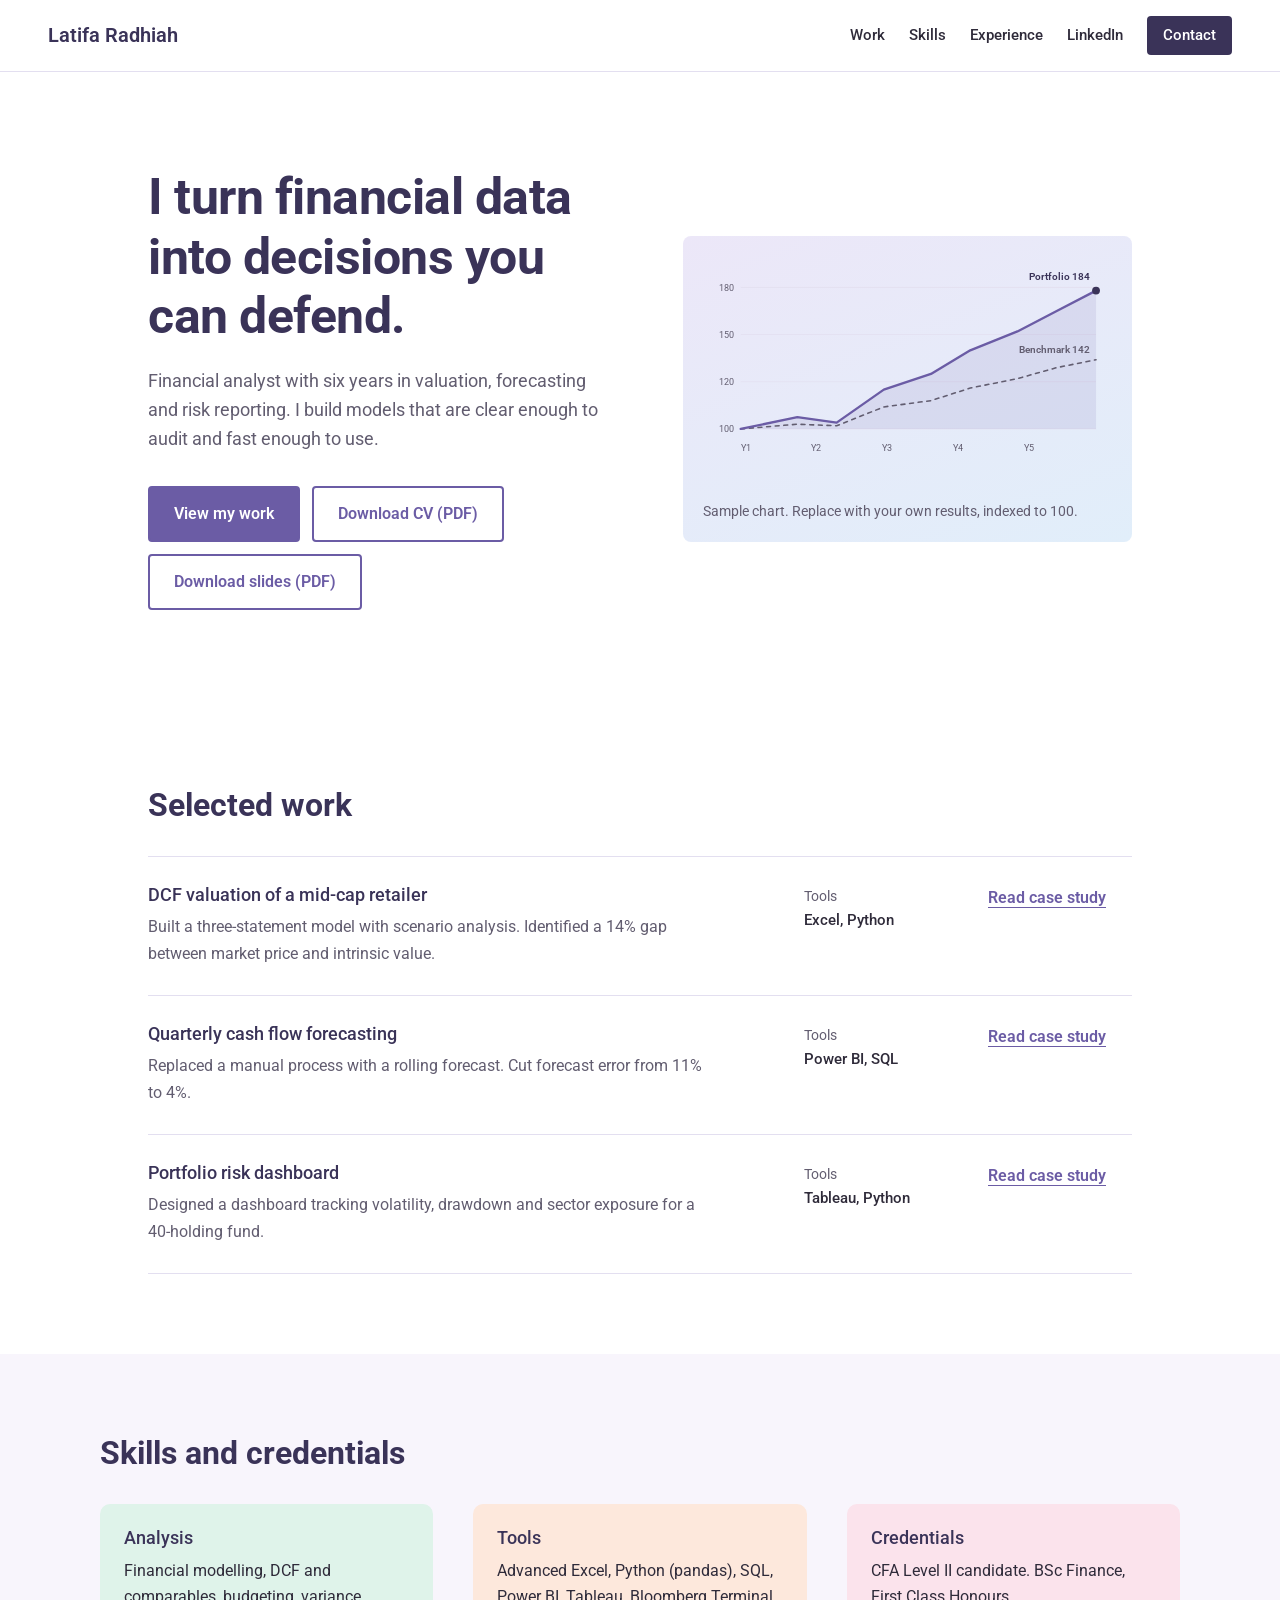
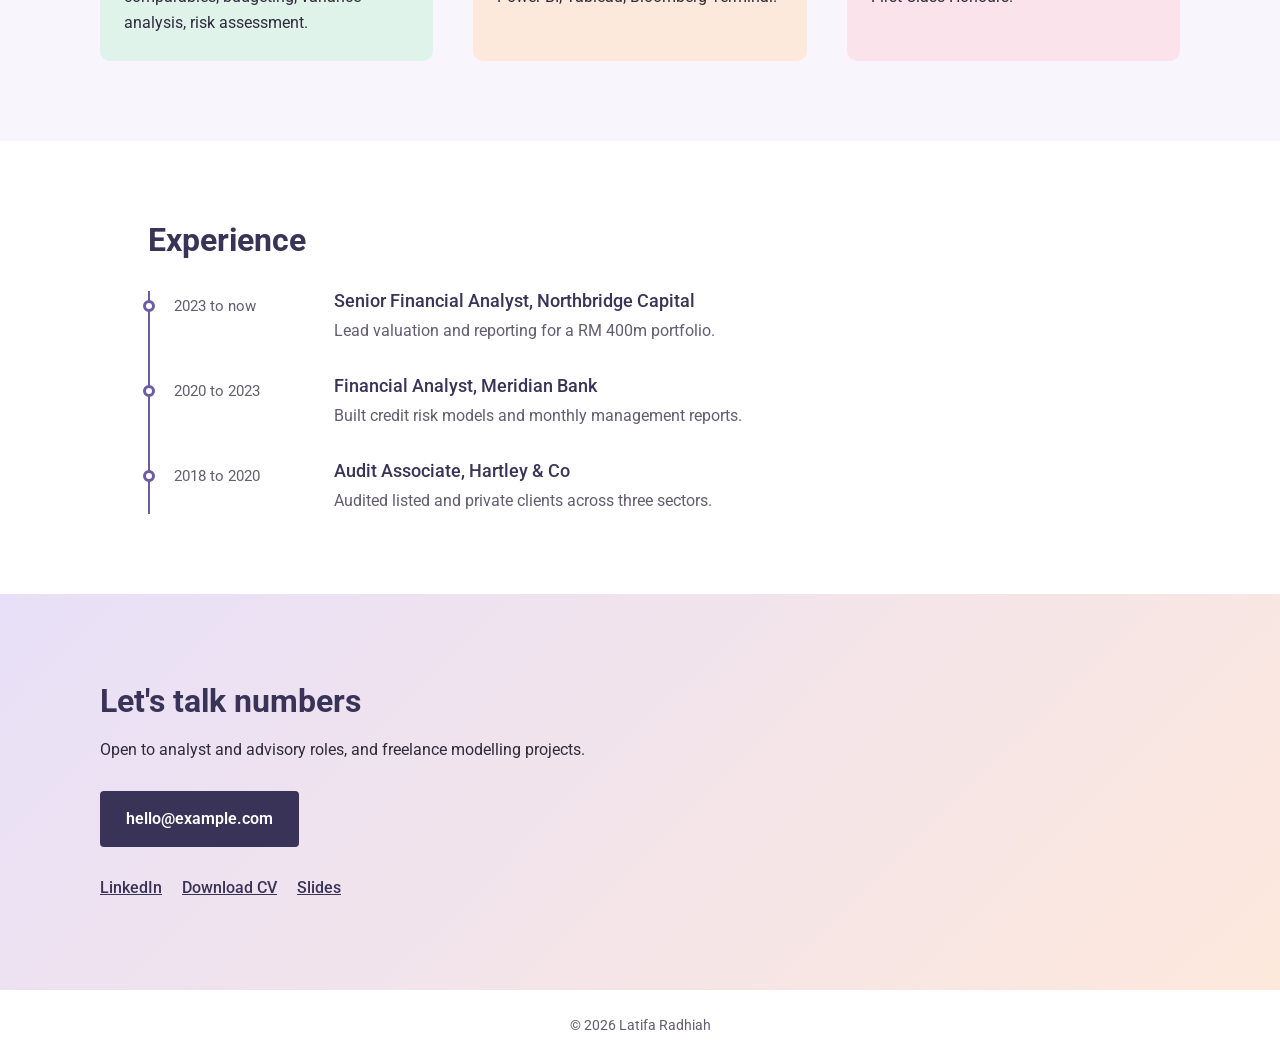
<file: index.html>
<!DOCTYPE html>
<html lang="en">
<head>
  <meta charset="UTF-8">
  <meta name="viewport" content="width=device-width, initial-scale=1">
  <title>Latifa Radhiah | Financial Analyst</title>
  <meta name="description" content="Portfolio of Latifa Radhiah, financial analyst specialising in valuation, forecasting and risk.">
  <link rel="preconnect" href="https://fonts.googleapis.com">
  <link rel="preconnect" href="https://fonts.gstatic.com" crossorigin>
  <link href="https://fonts.googleapis.com/css2?family=Roboto:wght@400;500;700&display=swap" rel="stylesheet">
  <link rel="stylesheet" href="style.css">
</head>
<body>

<header class="site-header">
  <a class="brand" href="#top">Latifa Radhiah</a>
  <nav aria-label="Main">
    <a href="#work">Work</a>
    <a href="#skills">Skills</a>
    <a href="#experience">Experience</a>
    <a href="https://www.linkedin.com/in/latifa-radhiah/" target="_blank" rel="noopener">LinkedIn</a>
    <a class="btn-small" href="#contact">Contact</a>
  </nav>
</header>

<main id="top">

  <!-- HERO -->
  <section class="hero">
    <div class="hero-text">
      <h1>I turn financial data into decisions you can defend.</h1>
      <p>Financial analyst with six years in valuation, forecasting and risk reporting. I build models that are clear enough to audit and fast enough to use.</p>
      <div class="actions">
        <a class="btn" href="#work">View my work</a>
        <a class="btn btn-ghost" href="resume.pdf" download="Latifa-Radhiah-CV.pdf">Download CV (PDF)</a>
        <a class="btn btn-ghost" href="slides.pdf" download="Latifa-Radhiah-Slides.pdf">Download slides (PDF)</a>
      </div>
    </div>

    <figure class="chart">
      <svg viewBox="0 0 520 300" role="img" aria-labelledby="chart-title chart-desc">
        <title id="chart-title">Sample portfolio growth</title>
        <desc id="chart-desc">Line chart showing a portfolio indexed to 100 rising to 184 over five years, ahead of a benchmark at 142.</desc>
        <g class="grid">
          <line x1="48" y1="40" x2="500" y2="40"/>
          <line x1="48" y1="100" x2="500" y2="100"/>
          <line x1="48" y1="160" x2="500" y2="160"/>
          <line x1="48" y1="220" x2="500" y2="220"/>
        </g>
        <g class="axis">
          <text x="40" y="44" text-anchor="end">180</text>
          <text x="40" y="104" text-anchor="end">150</text>
          <text x="40" y="164" text-anchor="end">120</text>
          <text x="40" y="224" text-anchor="end">100</text>
          <text x="48" y="248">Y1</text><text x="138" y="248">Y2</text>
          <text x="228" y="248">Y3</text><text x="318" y="248">Y4</text>
          <text x="408" y="248">Y5</text>
        </g>
        <path class="area" d="M48 220 L120 205 L170 212 L230 170 L290 150 L340 120 L400 96 L450 70 L500 44 L500 220 Z"/>
        <path class="line bench" d="M48 220 L120 214 L170 216 L230 192 L290 184 L340 168 L400 156 L450 142 L500 132"/>
        <path class="line main" d="M48 220 L120 205 L170 212 L230 170 L290 150 L340 120 L400 96 L450 70 L500 44"/>
        <circle class="dot" cx="500" cy="44" r="5"/>
        <text class="label main-label" x="492" y="30" text-anchor="end">Portfolio 184</text>
        <text class="label bench-label" x="492" y="124" text-anchor="end">Benchmark 142</text>
      </svg>
      <figcaption>Sample chart. Replace with your own results, indexed to 100.</figcaption>
    </figure>
  </section>

  <!-- WORK -->
  <section id="work" class="section">
    <h2>Selected work</h2>
    <ul class="work-list">
      <li>
        <div>
          <h3>DCF valuation of a mid-cap retailer</h3>
          <p>Built a three-statement model with scenario analysis. Identified a 14% gap between market price and intrinsic value.</p>
        </div>
        <dl><dt>Tools</dt><dd>Excel, Python</dd></dl>
        <a href="#" class="link">Read case study</a>
      </li>
      <li>
        <div>
          <h3>Quarterly cash flow forecasting</h3>
          <p>Replaced a manual process with a rolling forecast. Cut forecast error from 11% to 4%.</p>
        </div>
        <dl><dt>Tools</dt><dd>Power BI, SQL</dd></dl>
        <a href="#" class="link">Read case study</a>
      </li>
      <li>
        <div>
          <h3>Portfolio risk dashboard</h3>
          <p>Designed a dashboard tracking volatility, drawdown and sector exposure for a 40-holding fund.</p>
        </div>
        <dl><dt>Tools</dt><dd>Tableau, Python</dd></dl>
        <a href="#" class="link">Read case study</a>
      </li>
    </ul>
  </section>

  <!-- SKILLS -->
  <section id="skills" class="section tinted">
    <div class="inner">
      <h2>Skills and credentials</h2>
      <div class="skills-grid">
        <div>
          <h3>Analysis</h3>
          <p>Financial modelling, DCF and comparables, budgeting, variance analysis, risk assessment.</p>
        </div>
        <div>
          <h3>Tools</h3>
          <p>Advanced Excel, Python (pandas), SQL, Power BI, Tableau, Bloomberg Terminal.</p>
        </div>
        <div>
          <h3>Credentials</h3>
          <p>CFA Level II candidate. BSc Finance, First Class Honours.</p>
        </div>
      </div>
    </div>
  </section>

  <!-- EXPERIENCE -->
  <section id="experience" class="section">
    <h2>Experience</h2>
    <ol class="timeline">
      <li>
        <span class="when">2023 to now</span>
        <div>
          <h3>Senior Financial Analyst, Northbridge Capital</h3>
          <p>Lead valuation and reporting for a RM 400m portfolio.</p>
        </div>
      </li>
      <li>
        <span class="when">2020 to 2023</span>
        <div>
          <h3>Financial Analyst, Meridian Bank</h3>
          <p>Built credit risk models and monthly management reports.</p>
        </div>
      </li>
      <li>
        <span class="when">2018 to 2020</span>
        <div>
          <h3>Audit Associate, Hartley &amp; Co</h3>
          <p>Audited listed and private clients across three sectors.</p>
        </div>
      </li>
    </ol>
  </section>

  <!-- CONTACT -->
  <section id="contact" class="contact">
    <div class="inner">
      <h2>Let's talk numbers</h2>
      <p>Open to analyst and advisory roles, and freelance modelling projects.</p>
      <a class="btn btn-light" href="mailto:hello@example.com">hello@example.com</a>
      <p class="social"><a href="https://www.linkedin.com/in/latifa-radhiah/" target="_blank" rel="noopener">LinkedIn</a> <a href="resume.pdf" download="Latifa-Radhiah-CV.pdf">Download CV</a> <a href="slides.pdf" download="Latifa-Radhiah-Slides.pdf">Slides</a></p>
    </div>
  </section>
</main>

<footer class="site-footer">
  <p>&copy; 2026 Latifa Radhiah</p>
</footer>

</body>
</html>
</file>
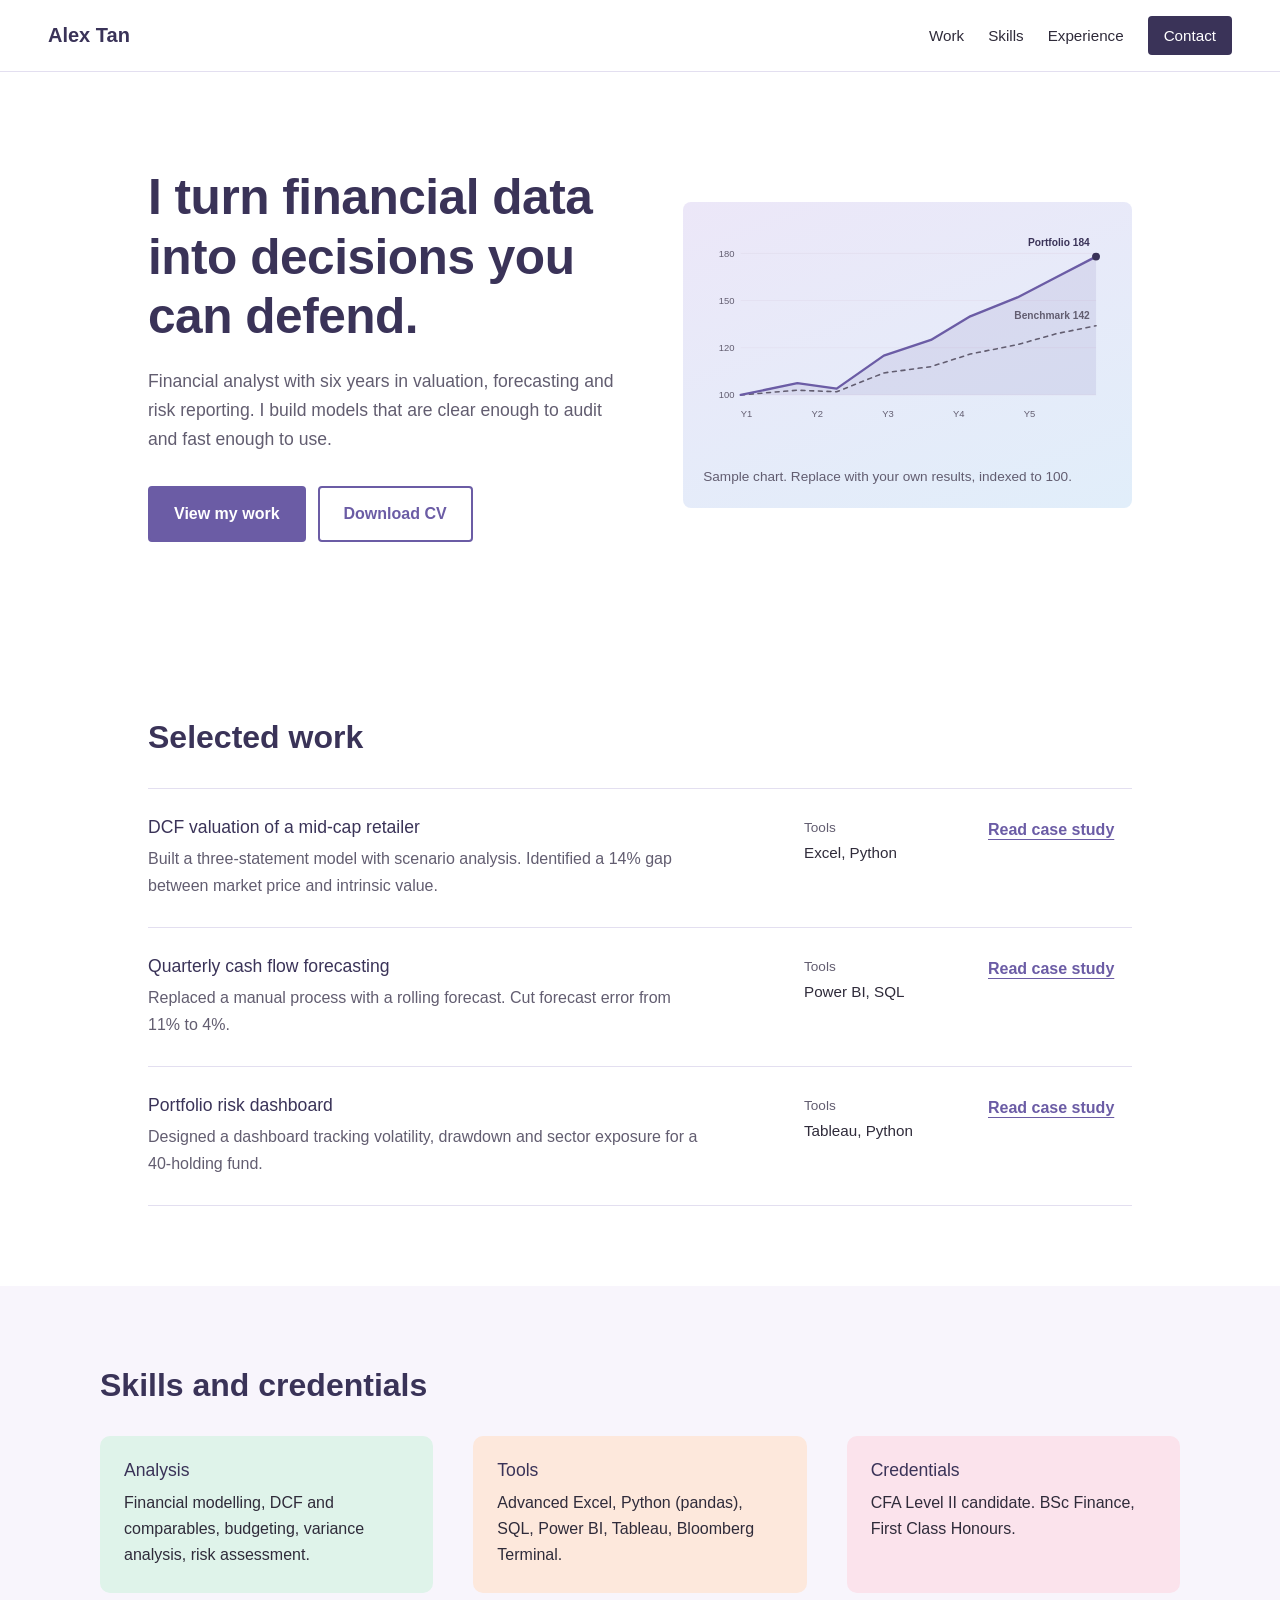
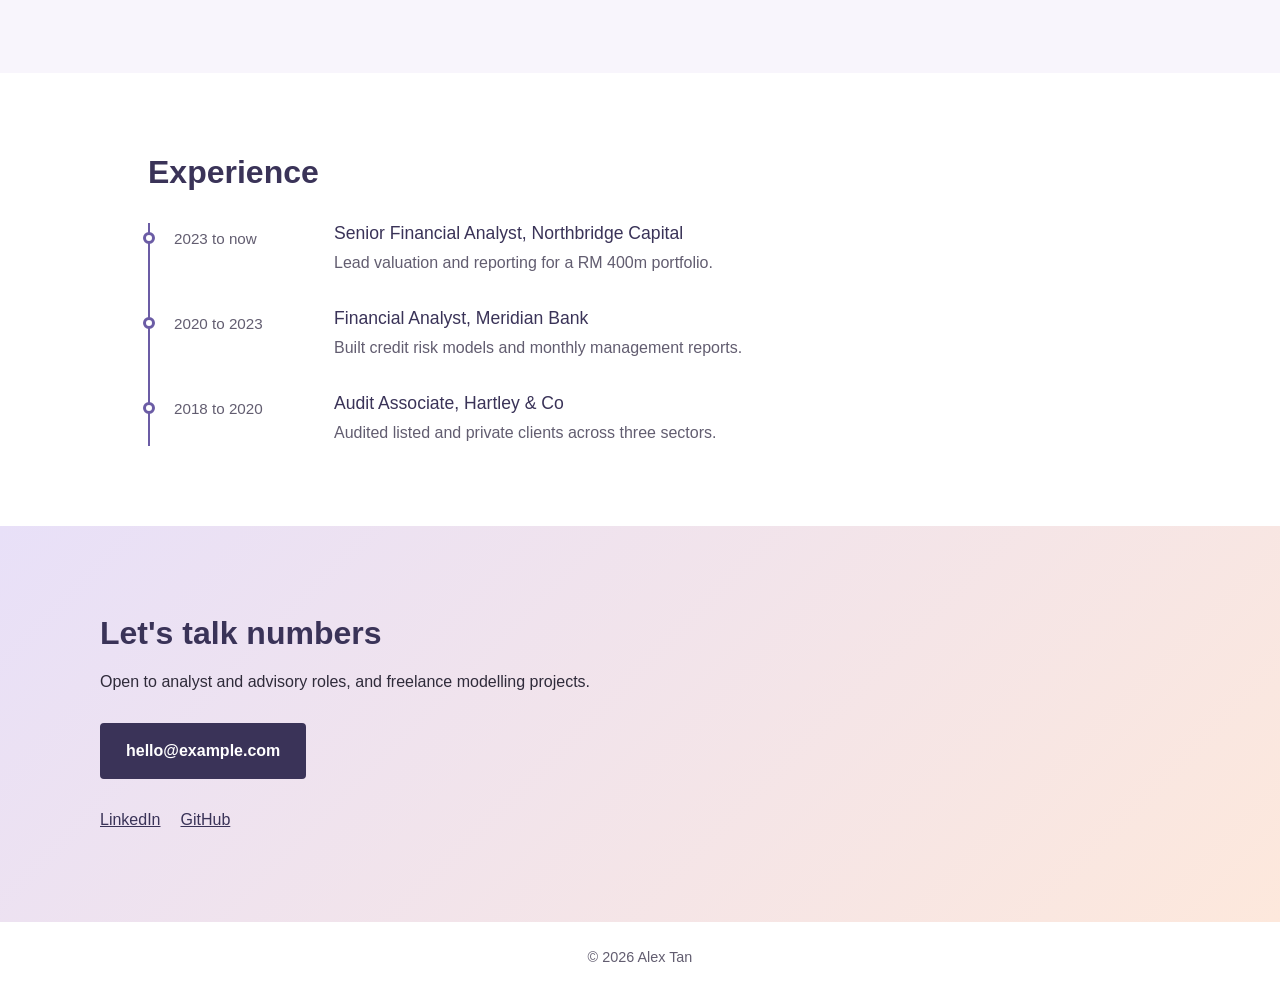
<file: index (1).html>
<!DOCTYPE html>
<html lang="en">
<head>
  <meta charset="UTF-8">
  <meta name="viewport" content="width=device-width, initial-scale=1">
  <title>Alex Tan | Financial Analyst</title>
  <meta name="description" content="Portfolio of Alex Tan, financial analyst specialising in valuation, forecasting and risk.">
  <link rel="preconnect" href="https://fonts.googleapis.com">
  <link rel="preconnect" href="https://fonts.gstatic.com" crossorigin>
  <link href="https://fonts.googleapis.com/css2?family=Libre+Franklin:wght@400;500;600&family=Source+Serif+4:wght@500;600&display=swap" rel="stylesheet">
  <link rel="stylesheet" href="style.css">
</head>
<body>

<header class="site-header">
  <a class="brand" href="#top">Alex Tan</a>
  <nav aria-label="Main">
    <a href="#work">Work</a>
    <a href="#skills">Skills</a>
    <a href="#experience">Experience</a>
    <a class="btn-small" href="#contact">Contact</a>
  </nav>
</header>

<main id="top">

  <!-- HERO -->
  <section class="hero">
    <div class="hero-text">
      <h1>I turn financial data into decisions you can defend.</h1>
      <p>Financial analyst with six years in valuation, forecasting and risk reporting. I build models that are clear enough to audit and fast enough to use.</p>
      <div class="actions">
        <a class="btn" href="#work">View my work</a>
        <a class="btn btn-ghost" href="resume.pdf">Download CV</a>
      </div>
    </div>

    <figure class="chart">
      <svg viewBox="0 0 520 300" role="img" aria-labelledby="chart-title chart-desc">
        <title id="chart-title">Sample portfolio growth</title>
        <desc id="chart-desc">Line chart showing a portfolio indexed to 100 rising to 184 over five years, ahead of a benchmark at 142.</desc>
        <g class="grid">
          <line x1="48" y1="40" x2="500" y2="40"/>
          <line x1="48" y1="100" x2="500" y2="100"/>
          <line x1="48" y1="160" x2="500" y2="160"/>
          <line x1="48" y1="220" x2="500" y2="220"/>
        </g>
        <g class="axis">
          <text x="40" y="44" text-anchor="end">180</text>
          <text x="40" y="104" text-anchor="end">150</text>
          <text x="40" y="164" text-anchor="end">120</text>
          <text x="40" y="224" text-anchor="end">100</text>
          <text x="48" y="248">Y1</text><text x="138" y="248">Y2</text>
          <text x="228" y="248">Y3</text><text x="318" y="248">Y4</text>
          <text x="408" y="248">Y5</text>
        </g>
        <path class="area" d="M48 220 L120 205 L170 212 L230 170 L290 150 L340 120 L400 96 L450 70 L500 44 L500 220 Z"/>
        <path class="line bench" d="M48 220 L120 214 L170 216 L230 192 L290 184 L340 168 L400 156 L450 142 L500 132"/>
        <path class="line main" d="M48 220 L120 205 L170 212 L230 170 L290 150 L340 120 L400 96 L450 70 L500 44"/>
        <circle class="dot" cx="500" cy="44" r="5"/>
        <text class="label main-label" x="492" y="30" text-anchor="end">Portfolio 184</text>
        <text class="label bench-label" x="492" y="124" text-anchor="end">Benchmark 142</text>
      </svg>
      <figcaption>Sample chart. Replace with your own results, indexed to 100.</figcaption>
    </figure>
  </section>

  <!-- WORK -->
  <section id="work" class="section">
    <h2>Selected work</h2>
    <ul class="work-list">
      <li>
        <div>
          <h3>DCF valuation of a mid-cap retailer</h3>
          <p>Built a three-statement model with scenario analysis. Identified a 14% gap between market price and intrinsic value.</p>
        </div>
        <dl><dt>Tools</dt><dd>Excel, Python</dd></dl>
        <a href="#" class="link">Read case study</a>
      </li>
      <li>
        <div>
          <h3>Quarterly cash flow forecasting</h3>
          <p>Replaced a manual process with a rolling forecast. Cut forecast error from 11% to 4%.</p>
        </div>
        <dl><dt>Tools</dt><dd>Power BI, SQL</dd></dl>
        <a href="#" class="link">Read case study</a>
      </li>
      <li>
        <div>
          <h3>Portfolio risk dashboard</h3>
          <p>Designed a dashboard tracking volatility, drawdown and sector exposure for a 40-holding fund.</p>
        </div>
        <dl><dt>Tools</dt><dd>Tableau, Python</dd></dl>
        <a href="#" class="link">Read case study</a>
      </li>
    </ul>
  </section>

  <!-- SKILLS -->
  <section id="skills" class="section tinted">
    <div class="inner">
      <h2>Skills and credentials</h2>
      <div class="skills-grid">
        <div>
          <h3>Analysis</h3>
          <p>Financial modelling, DCF and comparables, budgeting, variance analysis, risk assessment.</p>
        </div>
        <div>
          <h3>Tools</h3>
          <p>Advanced Excel, Python (pandas), SQL, Power BI, Tableau, Bloomberg Terminal.</p>
        </div>
        <div>
          <h3>Credentials</h3>
          <p>CFA Level II candidate. BSc Finance, First Class Honours.</p>
        </div>
      </div>
    </div>
  </section>

  <!-- EXPERIENCE -->
  <section id="experience" class="section">
    <h2>Experience</h2>
    <ol class="timeline">
      <li>
        <span class="when">2023 to now</span>
        <div>
          <h3>Senior Financial Analyst, Northbridge Capital</h3>
          <p>Lead valuation and reporting for a RM 400m portfolio.</p>
        </div>
      </li>
      <li>
        <span class="when">2020 to 2023</span>
        <div>
          <h3>Financial Analyst, Meridian Bank</h3>
          <p>Built credit risk models and monthly management reports.</p>
        </div>
      </li>
      <li>
        <span class="when">2018 to 2020</span>
        <div>
          <h3>Audit Associate, Hartley &amp; Co</h3>
          <p>Audited listed and private clients across three sectors.</p>
        </div>
      </li>
    </ol>
  </section>

  <!-- CONTACT -->
  <section id="contact" class="contact">
    <div class="inner">
      <h2>Let's talk numbers</h2>
      <p>Open to analyst and advisory roles, and freelance modelling projects.</p>
      <a class="btn btn-light" href="mailto:hello@example.com">hello@example.com</a>
      <p class="social"><a href="#">LinkedIn</a> <a href="#">GitHub</a></p>
    </div>
  </section>
</main>

<footer class="site-footer">
  <p>&copy; 2026 Alex Tan</p>
</footer>

</body>
</html>
</file>
<file: style.css>
:root {
  --navy: #3a3358;
  --blue: #6b5ca5;
  --blue-dark: #574a8c;
  --sky: #ece7f8;
  --grey-900: #2f2b3a;
  --grey-600: #625d70;
  --grey-200: #e3dff0;
  --grey-100: #f8f5fc;
  --white: #ffffff;
  --mint: #dff3ea;
  --peach: #fde8dc;
  --rose: #fbe3ec;
  --serif: "Roboto", "Helvetica Neue", Arial, sans-serif;
  --sans: "Roboto", "Helvetica Neue", Arial, sans-serif;
  --max: 1080px;
}

*, *::before, *::after { box-sizing: border-box; }
html { scroll-behavior: smooth; scroll-padding-top: 4.5rem; }
body {
  margin: 0;
  font-family: var(--sans);
  font-size: 1rem;
  line-height: 1.65;
  color: var(--grey-900);
  background: var(--white);
}
h1, h2, h3 { font-family: var(--serif); color: var(--navy); line-height: 1.2; margin: 0; }
h1 { font-size: clamp(2rem, 4.4vw, 3.1rem); font-weight: 700; letter-spacing: -0.01em; }
h2 { font-size: clamp(1.5rem, 3vw, 2rem); font-weight: 700; margin-bottom: 2rem; }
h3 { font-size: 1.1rem; font-weight: 500; }
p { margin: 0; max-width: 62ch; }
a { color: var(--blue); }
:focus-visible { outline: 3px solid var(--blue); outline-offset: 3px; border-radius: 2px; }

/* Header */
.site-header {
  position: sticky; top: 0; z-index: 10;
  display: flex; align-items: center; justify-content: space-between;
  padding: 1rem clamp(1.25rem, 5vw, 3rem);
  background: rgba(255,255,255,0.95);
  border-bottom: 1px solid var(--grey-200);
}
.brand { font-family: var(--serif); font-weight: 600; font-size: 1.25rem; color: var(--navy); text-decoration: none; }
.site-header nav { display: flex; align-items: center; gap: 1.5rem; }
.btn-ghost + .btn-ghost { margin-left: 0; }
.site-header nav a { color: var(--grey-900); text-decoration: none; font-weight: 500; font-size: 0.95rem; }
.site-header nav a:hover { color: var(--blue); }
.site-header nav .btn-small { background: var(--navy); color: var(--white); padding: 0.45rem 1rem; border-radius: 4px; }
.site-header nav .btn-small:hover { background: var(--blue); color: var(--white); }

/* Buttons */
.btn {
  display: inline-block; padding: 0.8rem 1.5rem; border-radius: 4px;
  background: var(--blue); color: var(--white); font-weight: 600; text-decoration: none;
  border: 2px solid var(--blue);
  transition: background 0.2s, color 0.2s;
}
.btn:hover { background: var(--blue-dark); border-color: var(--blue-dark); }
.btn-ghost { background: transparent; color: var(--blue); }
.btn-ghost:hover { background: var(--sky); color: var(--blue-dark); }
.btn-light { background: var(--navy); color: var(--white); border-color: var(--navy); }
.btn-light:hover { background: var(--blue-dark); border-color: var(--blue-dark); }
.actions { display: flex; flex-wrap: wrap; gap: 0.75rem; margin-top: 2rem; }

/* Hero */
.hero {
  max-width: var(--max); margin: 0 auto;
  padding: clamp(3rem, 8vw, 6rem) clamp(1.25rem, 5vw, 3rem);
  display: grid; grid-template-columns: 1.05fr 1fr; gap: clamp(2rem, 5vw, 4rem); align-items: center;
}
.hero-text p { margin-top: 1.25rem; font-size: 1.1rem; color: var(--grey-600); }

.chart { margin: 0; padding: 1.25rem; background: linear-gradient(160deg, #ece7f8, #e1eefa); border-radius: 8px; }
.chart svg { width: 100%; height: auto; display: block; }
.chart figcaption { margin-top: 0.5rem; font-size: 0.85rem; color: var(--grey-600); }
.chart .grid line { stroke: var(--grey-200); stroke-width: 1; }
.chart .axis text { fill: var(--grey-600); font-size: 12px; font-family: var(--sans); }
.chart .area { fill: var(--blue); opacity: 0.12; }
.chart .line { fill: none; stroke-width: 3; stroke-linecap: round; stroke-linejoin: round; }
.chart .main { stroke: var(--blue); stroke-dasharray: 700; stroke-dashoffset: 700; animation: draw 1.8s ease-out 0.3s forwards; }
.chart .bench { stroke: var(--grey-600); stroke-width: 2; stroke-dasharray: 5 6; }
.chart .dot { fill: var(--navy); }
.chart .label { font-size: 13px; font-weight: 600; font-family: var(--sans); }
.chart .main-label { fill: var(--navy); }
.chart .bench-label { fill: var(--grey-600); }
@keyframes draw { to { stroke-dashoffset: 0; } }

/* Sections */
.section { max-width: var(--max); margin: 0 auto; padding: clamp(3rem, 7vw, 5rem) clamp(1.25rem, 5vw, 3rem); }
.tinted { max-width: none; background: var(--grey-100); }
.tinted .inner, .contact .inner { max-width: var(--max); margin: 0 auto; }

/* Work */
.work-list { list-style: none; margin: 0; padding: 0; border-top: 1px solid var(--grey-200); }
.work-list li {
  display: grid; grid-template-columns: 1fr 10rem 9rem; gap: 1.5rem; align-items: start;
  padding: 1.75rem 0; border-bottom: 1px solid var(--grey-200);
}
.work-list p { margin-top: 0.5rem; color: var(--grey-600); }
.work-list dl { margin: 0; font-size: 0.95rem; }
.work-list dt { color: var(--grey-600); font-size: 0.85rem; }
.work-list dd { margin: 0; font-weight: 500; }
.link { font-weight: 600; text-underline-offset: 4px; }

/* Skills */
.skills-grid { display: grid; grid-template-columns: repeat(3, 1fr); gap: 2.5rem; }
.skills-grid > div { padding: 1.5rem; border-radius: 10px; background: var(--mint); }
.skills-grid > div:nth-child(2) { background: var(--peach); }
.skills-grid > div:nth-child(3) { background: var(--rose); }
.skills-grid h3 { margin-bottom: 0.5rem; }
.skills-grid p { color: var(--grey-900); }

/* Timeline */
.timeline { list-style: none; margin: 0; padding: 0 0 0 1.5rem; border-left: 2px solid var(--blue); }
.timeline li { display: grid; grid-template-columns: 9rem 1fr; gap: 1rem; padding-bottom: 2rem; position: relative; }
.timeline li::before {
  content: ""; position: absolute; left: calc(-1.5rem - 7px); top: 0.55rem;
  width: 12px; height: 12px; border-radius: 50%; background: var(--white); border: 3px solid var(--blue);
}
.timeline li:last-child { padding-bottom: 0; }
.when { color: var(--grey-600); font-size: 0.95rem; padding-top: 0.2rem; }
.timeline p { margin-top: 0.35rem; color: var(--grey-600); }

/* Contact */
.contact { background: linear-gradient(135deg, #e8e0f8, #fde8dc); color: var(--navy); padding: clamp(3rem, 8vw, 5.5rem) clamp(1.25rem, 5vw, 3rem); }
.contact h2 { color: var(--navy); margin-bottom: 1rem; }
.contact p { color: var(--grey-900); margin-bottom: 1.75rem; }
.contact .social { margin: 1.75rem 0 0; display: flex; gap: 1.25rem; }
.contact .social a { color: var(--navy); font-weight: 500; }

.site-footer { padding: 1.5rem; text-align: center; font-size: 0.9rem; color: var(--grey-600); }
.site-footer p { margin: 0 auto; }

/* Responsive */
@media (max-width: 860px) {
  .hero { grid-template-columns: 1fr; }
  .work-list li { grid-template-columns: 1fr; gap: 0.75rem; }
  .skills-grid { grid-template-columns: 1fr; gap: 1.75rem; }
  .timeline li { grid-template-columns: 1fr; gap: 0.25rem; }
}
@media (max-width: 560px) {
  .actions .btn { width: 100%; text-align: center; }
  .site-header nav a:not(.btn-small) { display: none; }
}
@media (prefers-reduced-motion: reduce) {
  html { scroll-behavior: auto; }
  .chart .main { animation: none; stroke-dashoffset: 0; }
}
</file>
